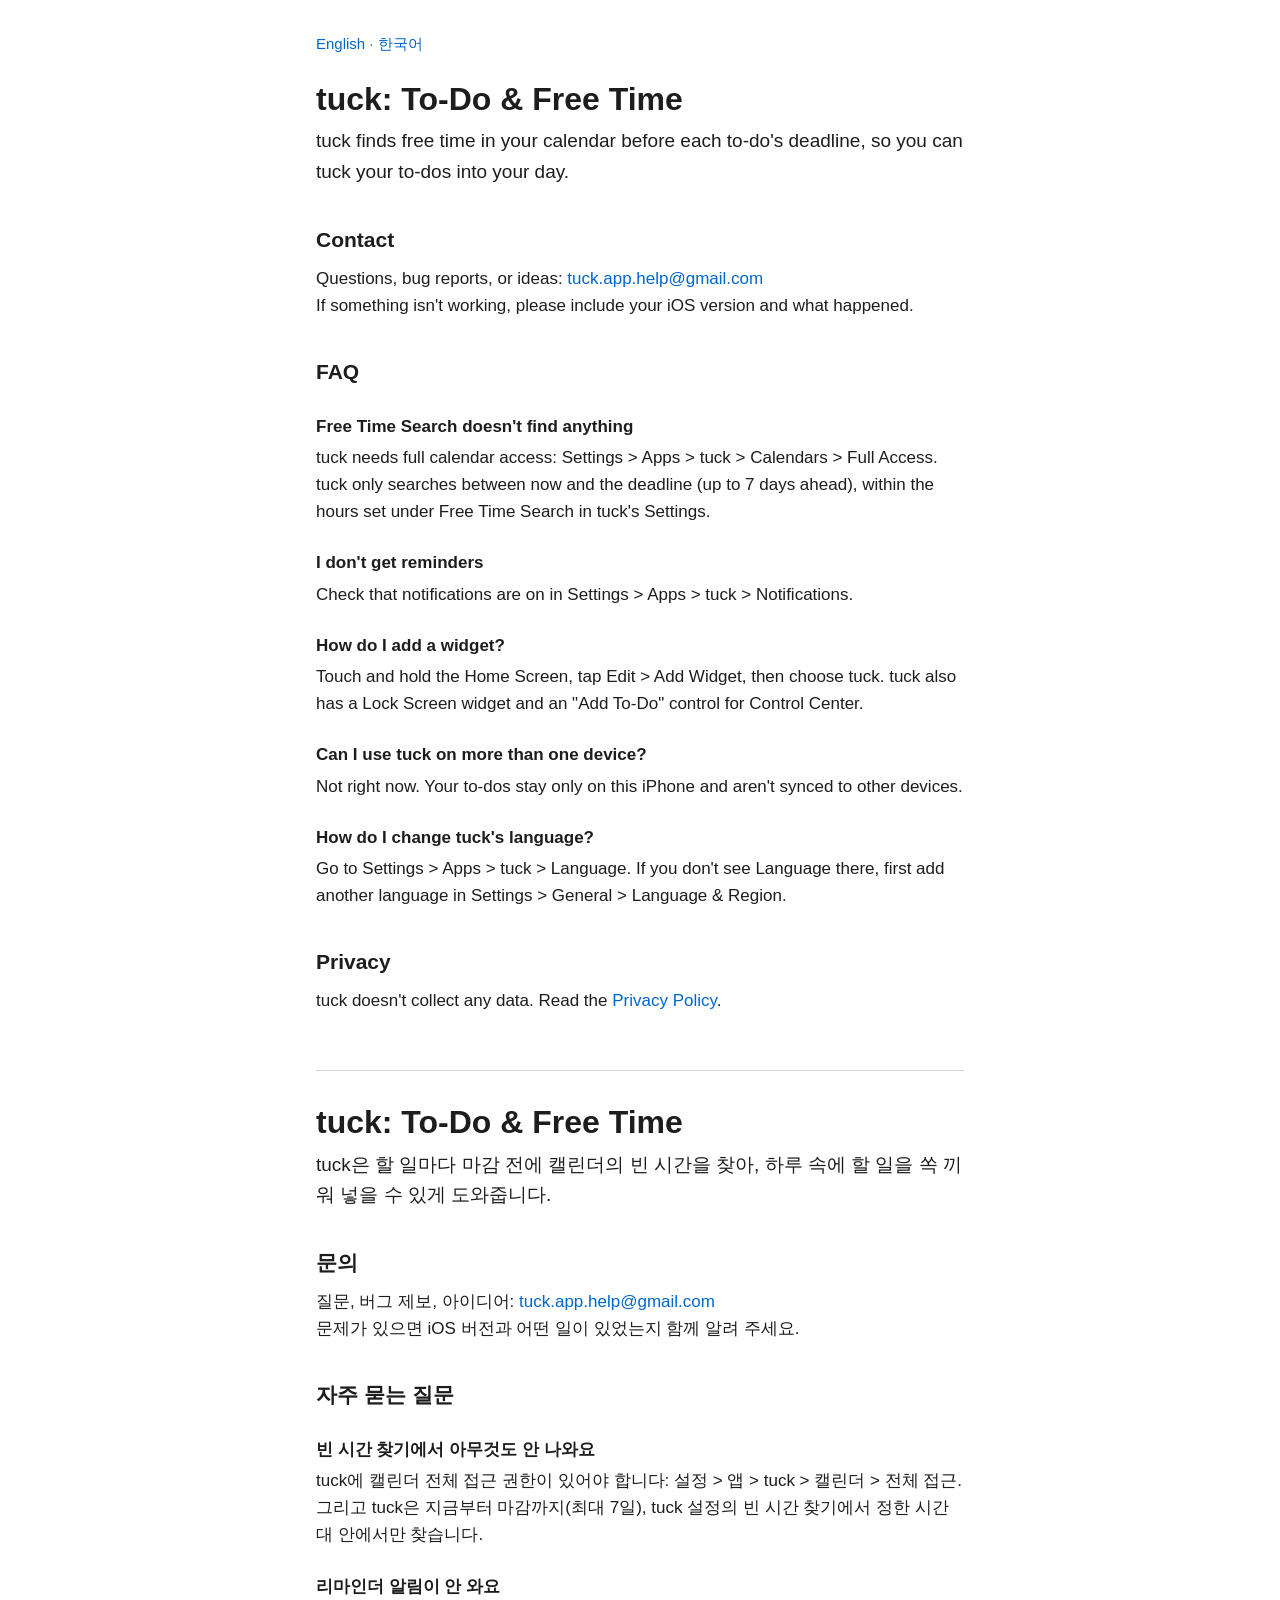
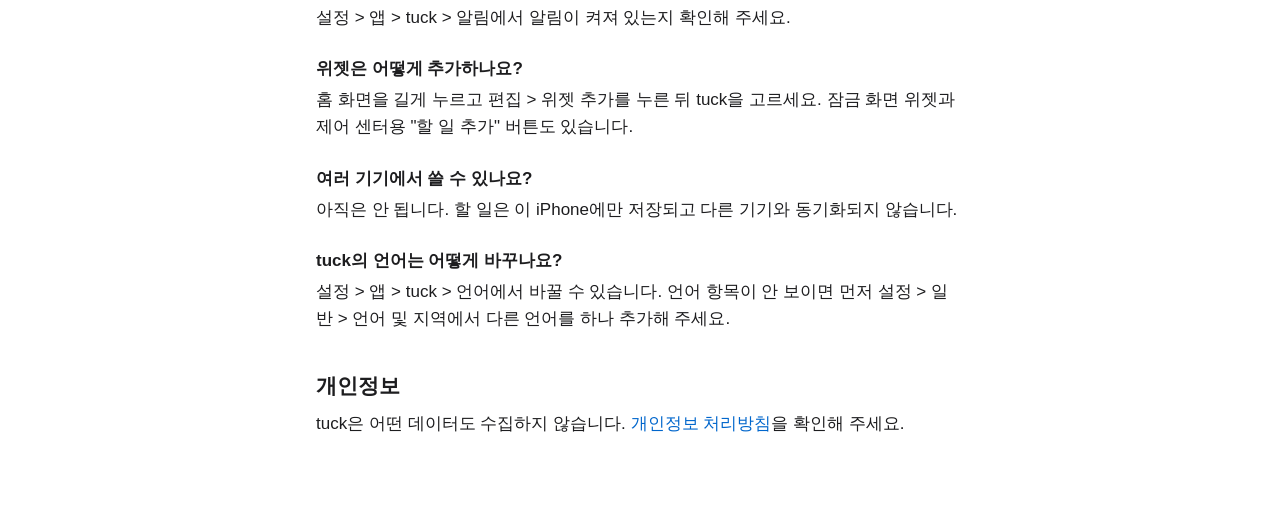
<file: index.html>
<!doctype html>
<html lang="en">
<head>
<meta charset="utf-8">
<meta name="viewport" content="width=device-width, initial-scale=1">
<title>tuck Support</title>
<link rel="stylesheet" href="style.css">
</head>
<body>
<main>
  <nav class="langs"><a href="#en">English</a> · <a href="#ko">한국어</a></nav>

  <article id="en" lang="en">
    <h1>tuck: To-Do &amp; Free Time</h1>
    <p class="summary">tuck finds free time in your calendar before each to-do's deadline, so you can tuck your to-dos into your day.</p>

    <h2>Contact</h2>
    <p>Questions, bug reports, or ideas: <a href="mailto:tuck.app.help@gmail.com">tuck.app.help@gmail.com</a><br>
    If something isn't working, please include your iOS version and what happened.</p>

    <h2>FAQ</h2>
    <h3>Free Time Search doesn't find anything</h3>
    <p>tuck needs full calendar access: Settings &gt; Apps &gt; tuck &gt; Calendars &gt; Full Access. tuck only searches between now and the deadline (up to 7 days ahead), within the hours set under Free Time Search in tuck's Settings.</p>

    <h3>I don't get reminders</h3>
    <p>Check that notifications are on in Settings &gt; Apps &gt; tuck &gt; Notifications.</p>

    <h3>How do I add a widget?</h3>
    <p>Touch and hold the Home Screen, tap Edit &gt; Add Widget, then choose tuck. tuck also has a Lock Screen widget and an "Add To-Do" control for Control Center.</p>

    <h3>Can I use tuck on more than one device?</h3>
    <p>Not right now. Your to-dos stay only on this iPhone and aren't synced to other devices.</p>

    <h3>How do I change tuck's language?</h3>
    <p>Go to Settings &gt; Apps &gt; tuck &gt; Language. If you don't see Language there, first add another language in Settings &gt; General &gt; Language &amp; Region.</p>

    <h2>Privacy</h2>
    <p>tuck doesn't collect any data. Read the <a href="privacy.html#en">Privacy Policy</a>.</p>
  </article>

  <hr>

  <article id="ko" lang="ko">
    <h1>tuck: To-Do &amp; Free Time</h1>
    <p class="summary">tuck은 할 일마다 마감 전에 캘린더의 빈 시간을 찾아, 하루 속에 할 일을 쏙 끼워 넣을 수 있게 도와줍니다.</p>

    <h2>문의</h2>
    <p>질문, 버그 제보, 아이디어: <a href="mailto:tuck.app.help@gmail.com">tuck.app.help@gmail.com</a><br>
    문제가 있으면 iOS 버전과 어떤 일이 있었는지 함께 알려 주세요.</p>

    <h2>자주 묻는 질문</h2>
    <h3>빈 시간 찾기에서 아무것도 안 나와요</h3>
    <p>tuck에 캘린더 전체 접근 권한이 있어야 합니다: 설정 &gt; 앱 &gt; tuck &gt; 캘린더 &gt; 전체 접근. 그리고 tuck은 지금부터 마감까지(최대 7일), tuck 설정의 빈 시간 찾기에서 정한 시간대 안에서만 찾습니다.</p>

    <h3>리마인더 알림이 안 와요</h3>
    <p>설정 &gt; 앱 &gt; tuck &gt; 알림에서 알림이 켜져 있는지 확인해 주세요.</p>

    <h3>위젯은 어떻게 추가하나요?</h3>
    <p>홈 화면을 길게 누르고 편집 &gt; 위젯 추가를 누른 뒤 tuck을 고르세요. 잠금 화면 위젯과 제어 센터용 "할 일 추가" 버튼도 있습니다.</p>

    <h3>여러 기기에서 쓸 수 있나요?</h3>
    <p>아직은 안 됩니다. 할 일은 이 iPhone에만 저장되고 다른 기기와 동기화되지 않습니다.</p>

    <h3>tuck의 언어는 어떻게 바꾸나요?</h3>
    <p>설정 &gt; 앱 &gt; tuck &gt; 언어에서 바꿀 수 있습니다. 언어 항목이 안 보이면 먼저 설정 &gt; 일반 &gt; 언어 및 지역에서 다른 언어를 하나 추가해 주세요.</p>

    <h2>개인정보</h2>
    <p>tuck은 어떤 데이터도 수집하지 않습니다. <a href="privacy.html#ko">개인정보 처리방침</a>을 확인해 주세요.</p>
  </article>
</main>
</body>
</html>
</file>
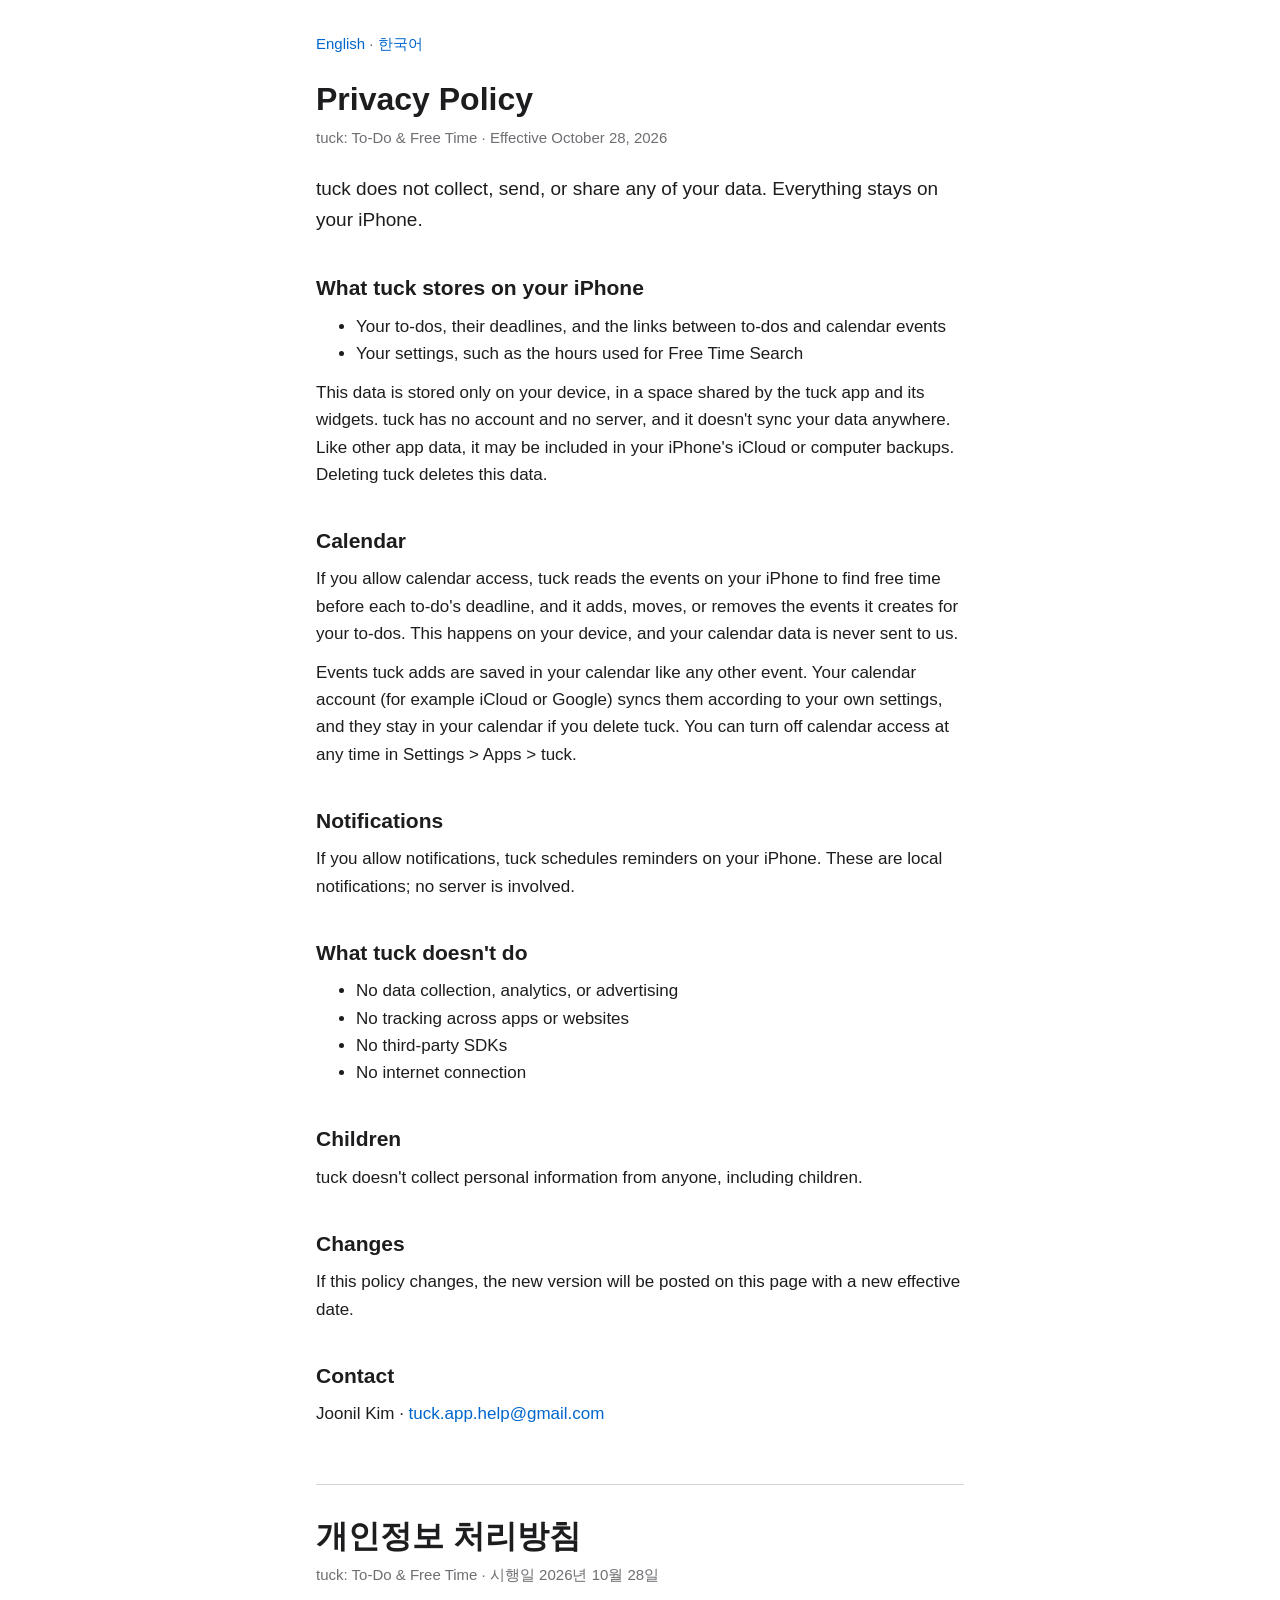
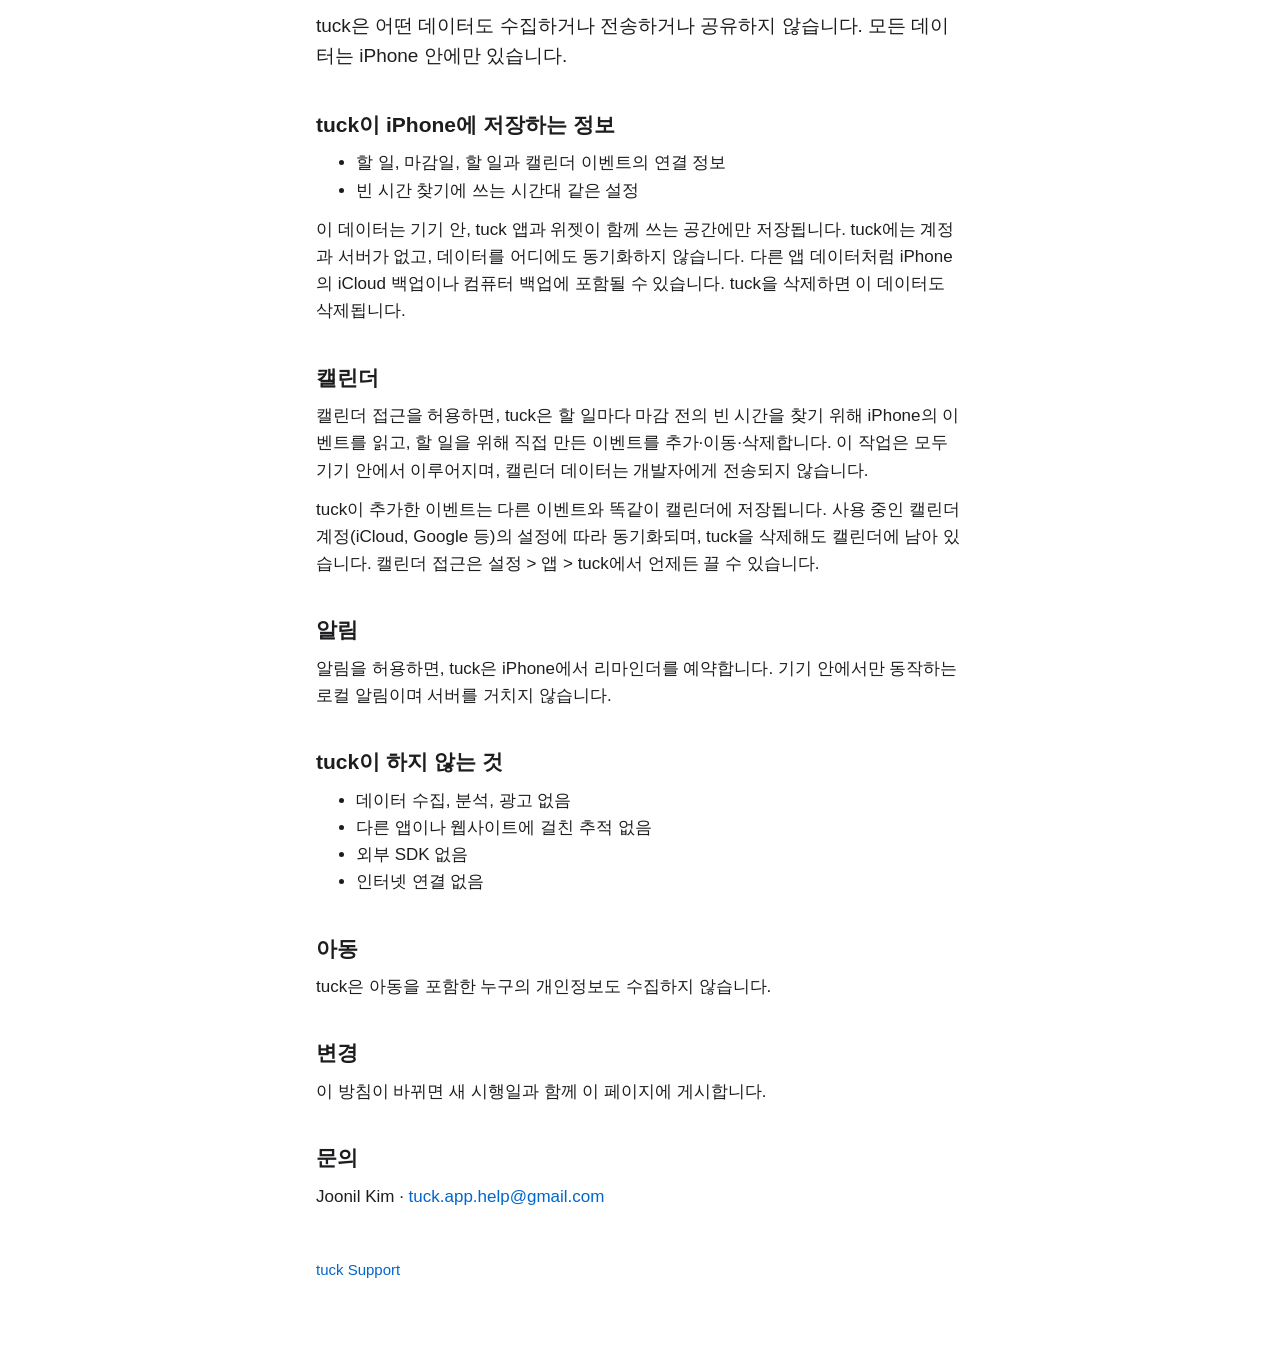
<file: privacy.html>
<!doctype html>
<html lang="en">
<head>
<meta charset="utf-8">
<meta name="viewport" content="width=device-width, initial-scale=1">
<title>Privacy Policy · tuck</title>
<link rel="stylesheet" href="style.css">
</head>
<body>
<main>
  <nav class="langs"><a href="#en">English</a> · <a href="#ko">한국어</a></nav>

  <article id="en" lang="en">
    <h1>Privacy Policy</h1>
    <p class="meta">tuck: To-Do &amp; Free Time · Effective October 28, 2026</p>

    <p class="summary">tuck does not collect, send, or share any of your data. Everything stays on your iPhone.</p>

    <h2>What tuck stores on your iPhone</h2>
    <ul>
      <li>Your to-dos, their deadlines, and the links between to-dos and calendar events</li>
      <li>Your settings, such as the hours used for Free Time Search</li>
    </ul>
    <p>This data is stored only on your device, in a space shared by the tuck app and its widgets. tuck has no account and no server, and it doesn't sync your data anywhere. Like other app data, it may be included in your iPhone's iCloud or computer backups. Deleting tuck deletes this data.</p>

    <h2>Calendar</h2>
    <p>If you allow calendar access, tuck reads the events on your iPhone to find free time before each to-do's deadline, and it adds, moves, or removes the events it creates for your to-dos. This happens on your device, and your calendar data is never sent to us.</p>
    <p>Events tuck adds are saved in your calendar like any other event. Your calendar account (for example iCloud or Google) syncs them according to your own settings, and they stay in your calendar if you delete tuck. You can turn off calendar access at any time in Settings &gt; Apps &gt; tuck.</p>

    <h2>Notifications</h2>
    <p>If you allow notifications, tuck schedules reminders on your iPhone. These are local notifications; no server is involved.</p>

    <h2>What tuck doesn't do</h2>
    <ul>
      <li>No data collection, analytics, or advertising</li>
      <li>No tracking across apps or websites</li>
      <li>No third-party SDKs</li>
      <li>No internet connection</li>
    </ul>

    <h2>Children</h2>
    <p>tuck doesn't collect personal information from anyone, including children.</p>

    <h2>Changes</h2>
    <p>If this policy changes, the new version will be posted on this page with a new effective date.</p>

    <h2>Contact</h2>
    <p>Joonil Kim · <a href="mailto:tuck.app.help@gmail.com">tuck.app.help@gmail.com</a></p>
  </article>

  <hr>

  <article id="ko" lang="ko">
    <h1>개인정보 처리방침</h1>
    <p class="meta">tuck: To-Do &amp; Free Time · 시행일 2026년 10월 28일</p>

    <p class="summary">tuck은 어떤 데이터도 수집하거나 전송하거나 공유하지 않습니다. 모든 데이터는 iPhone 안에만 있습니다.</p>

    <h2>tuck이 iPhone에 저장하는 정보</h2>
    <ul>
      <li>할 일, 마감일, 할 일과 캘린더 이벤트의 연결 정보</li>
      <li>빈 시간 찾기에 쓰는 시간대 같은 설정</li>
    </ul>
    <p>이 데이터는 기기 안, tuck 앱과 위젯이 함께 쓰는 공간에만 저장됩니다. tuck에는 계정과 서버가 없고, 데이터를 어디에도 동기화하지 않습니다. 다른 앱 데이터처럼 iPhone의 iCloud 백업이나 컴퓨터 백업에 포함될 수 있습니다. tuck을 삭제하면 이 데이터도 삭제됩니다.</p>

    <h2>캘린더</h2>
    <p>캘린더 접근을 허용하면, tuck은 할 일마다 마감 전의 빈 시간을 찾기 위해 iPhone의 이벤트를 읽고, 할 일을 위해 직접 만든 이벤트를 추가·이동·삭제합니다. 이 작업은 모두 기기 안에서 이루어지며, 캘린더 데이터는 개발자에게 전송되지 않습니다.</p>
    <p>tuck이 추가한 이벤트는 다른 이벤트와 똑같이 캘린더에 저장됩니다. 사용 중인 캘린더 계정(iCloud, Google 등)의 설정에 따라 동기화되며, tuck을 삭제해도 캘린더에 남아 있습니다. 캘린더 접근은 설정 &gt; 앱 &gt; tuck에서 언제든 끌 수 있습니다.</p>

    <h2>알림</h2>
    <p>알림을 허용하면, tuck은 iPhone에서 리마인더를 예약합니다. 기기 안에서만 동작하는 로컬 알림이며 서버를 거치지 않습니다.</p>

    <h2>tuck이 하지 않는 것</h2>
    <ul>
      <li>데이터 수집, 분석, 광고 없음</li>
      <li>다른 앱이나 웹사이트에 걸친 추적 없음</li>
      <li>외부 SDK 없음</li>
      <li>인터넷 연결 없음</li>
    </ul>

    <h2>아동</h2>
    <p>tuck은 아동을 포함한 누구의 개인정보도 수집하지 않습니다.</p>

    <h2>변경</h2>
    <p>이 방침이 바뀌면 새 시행일과 함께 이 페이지에 게시합니다.</p>

    <h2>문의</h2>
    <p>Joonil Kim · <a href="mailto:tuck.app.help@gmail.com">tuck.app.help@gmail.com</a></p>
  </article>

  <footer><a href="./">tuck Support</a></footer>
</main>
</body>
</html>
</file>
<file: style.css>
:root {
  --bg: #ffffff;
  --text: #1d1d1f;
  --muted: #6e6e73;
  --accent: #0066cc;
  --rule: #d2d2d7;
  color-scheme: light dark;
}

@media (prefers-color-scheme: dark) {
  :root {
    --bg: #000000;
    --text: #f5f5f7;
    --muted: #a1a1a6;
    --accent: #2997ff;
    --rule: #424245;
  }
}

* { box-sizing: border-box; }

body {
  margin: 0;
  background: var(--bg);
  color: var(--text);
  font: 17px/1.6 -apple-system, BlinkMacSystemFont, "Apple SD Gothic Neo", "Segoe UI", sans-serif;
}

main {
  max-width: 680px;
  margin: 0 auto;
  padding: 32px 16px 64px;
}

h1 { font-size: 32px; line-height: 1.2; margin: 24px 0 8px; }
h2 { font-size: 21px; margin: 36px 0 8px; }
h3 { font-size: 17px; margin: 24px 0 4px; }
p, ul { margin: 0 0 12px; }

a { color: var(--accent); text-decoration: none; }
a:hover { text-decoration: underline; }

.langs { font-size: 15px; color: var(--muted); }
.meta { color: var(--muted); font-size: 15px; margin-bottom: 24px; }
.summary { font-size: 19px; }

hr { border: 0; border-top: 1px solid var(--rule); margin: 56px 0 32px; }

footer { margin-top: 48px; font-size: 15px; }
</file>
